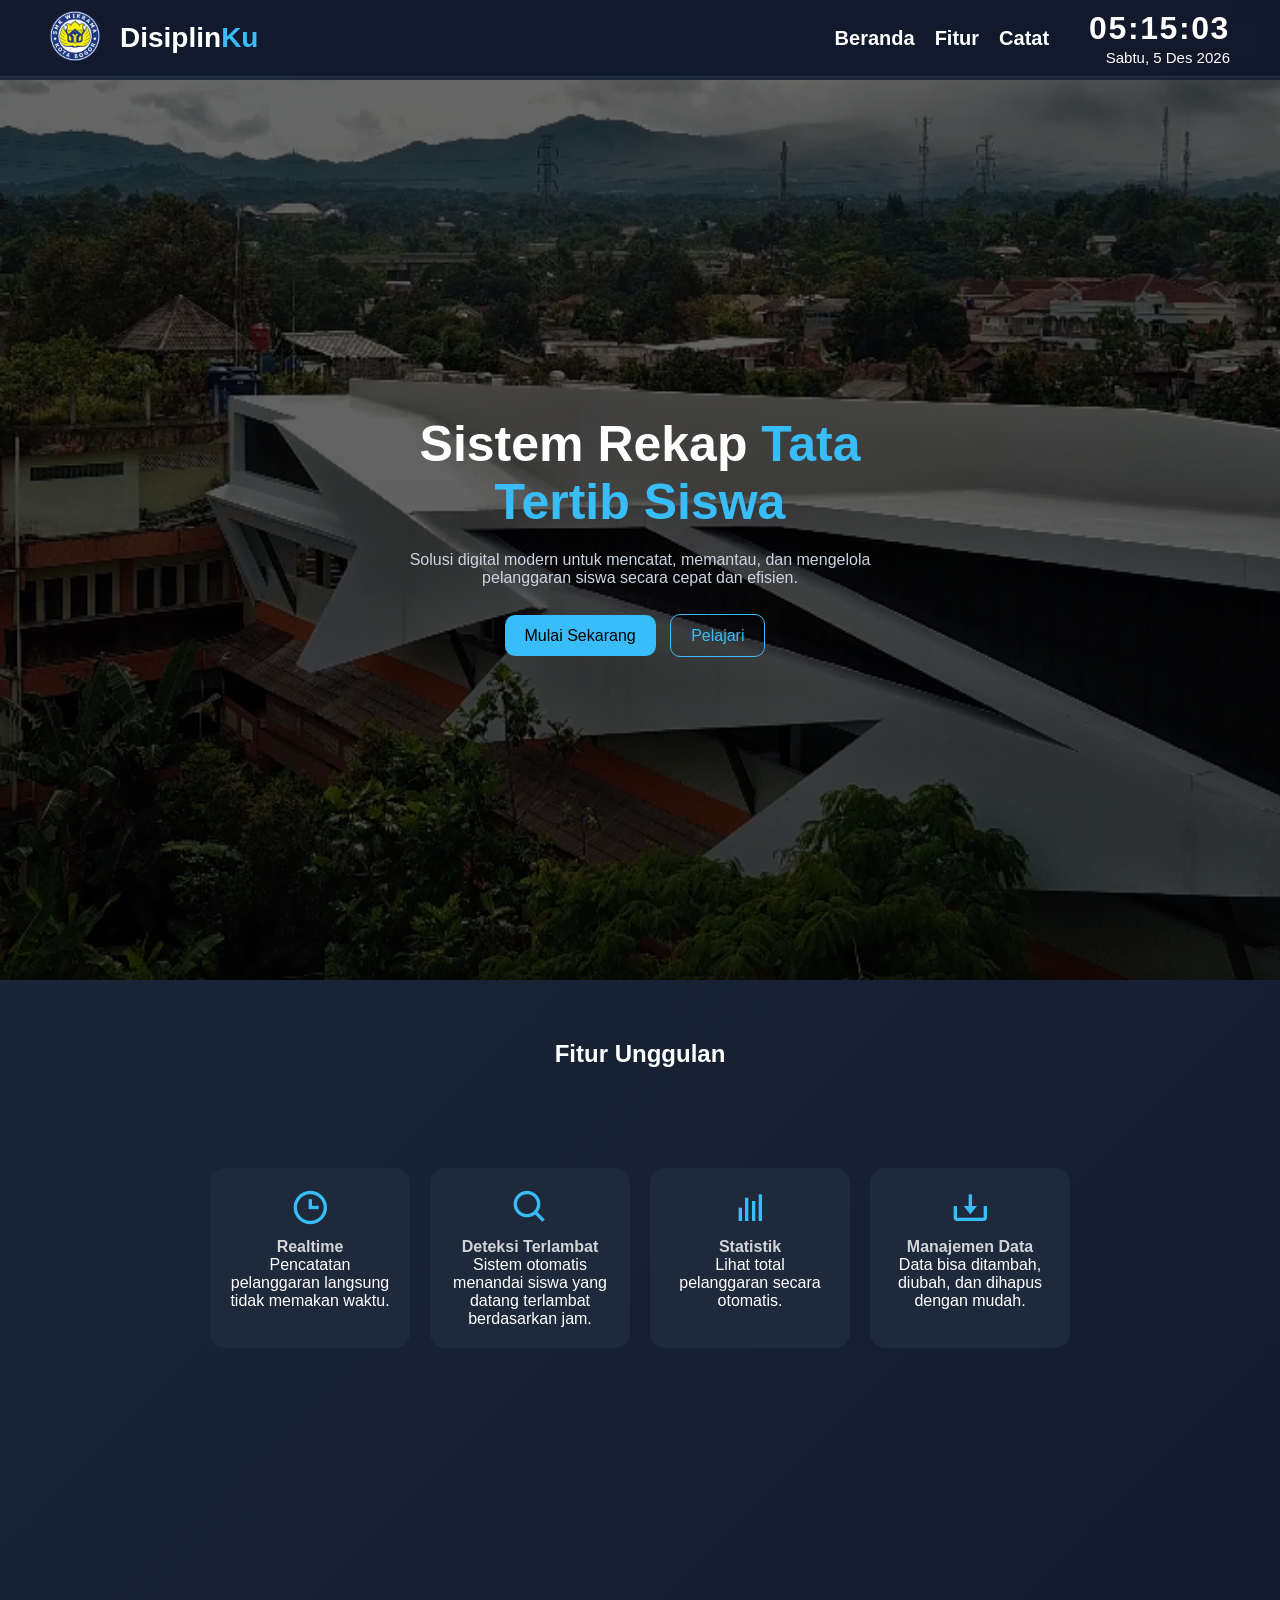
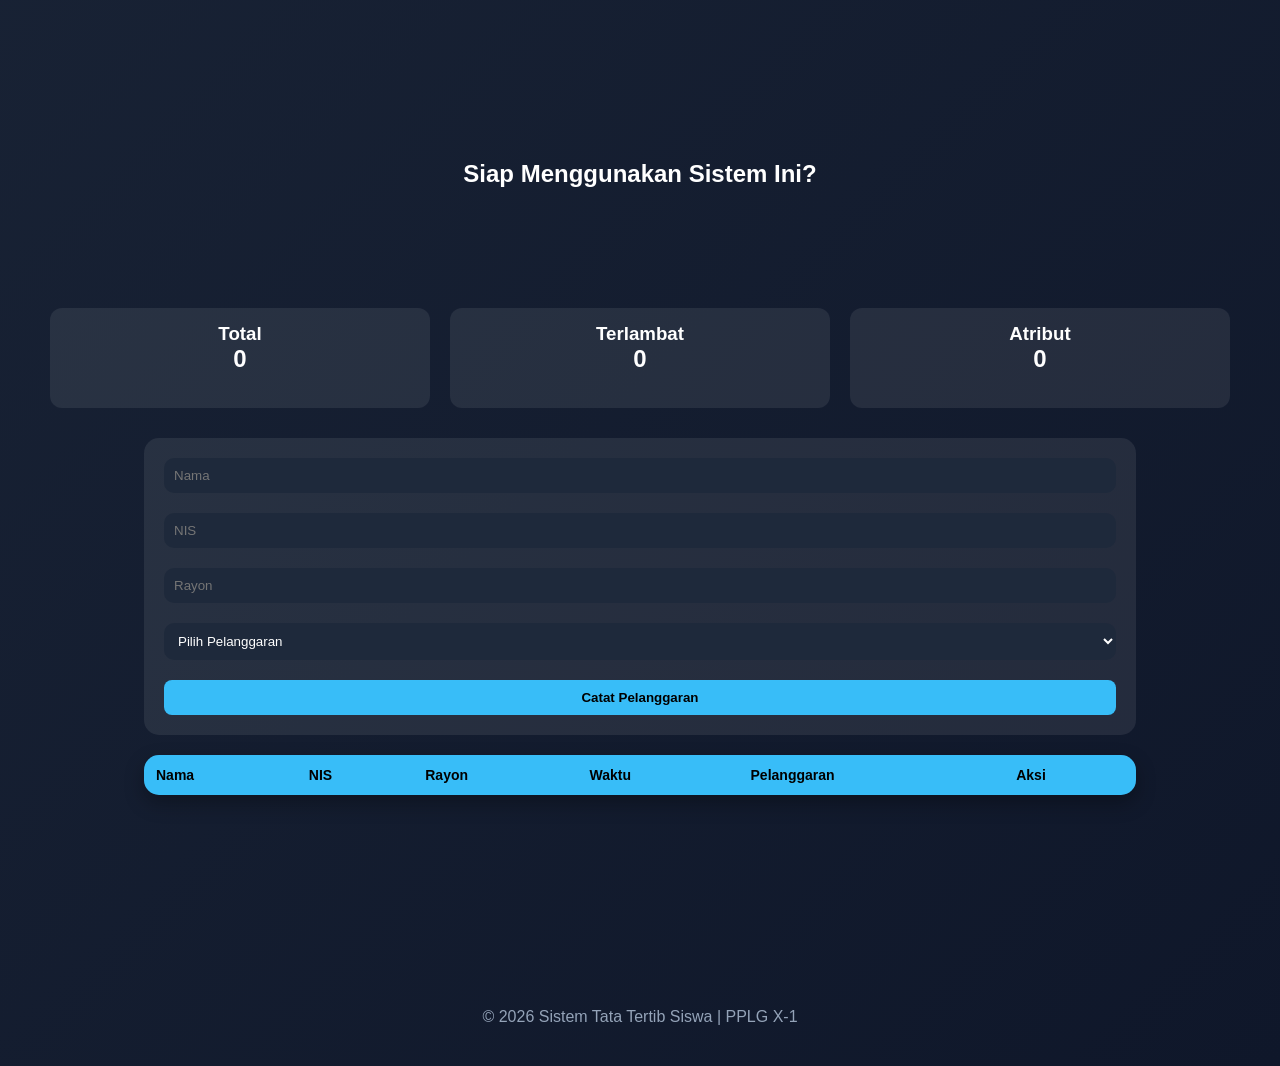
<file: index.html>
<!DOCTYPE html>
<html lang="id">
<head>
  <meta charset="UTF-8">
  <meta name="viewport" content="width=device-width, initial-scale=1.0">
  <title>Sistem Tata Tertib</title>
  <link href='https://unpkg.com/boxicons@2.1.4/css/boxicons.min.css' rel='stylesheet'>
  <link rel="stylesheet" href="style.css">
</head>
<body>

<header class="navbar">
    <div class="hero-img">
        <img src="logo2.png" alt="Ilustrasi Sistem Tata Tertib">
    </div>
    <h2 class="logo">Disiplin<span>Ku</span></h2>
    <div class="nav-links">
        <a href="index.html">Beranda</a>
        <a href="#features">Fitur</a>
        <a href="#dashboard">Catat</a>
    </div>
    <div class="clock-box">
        <div class="clock" id="clock"></div>
        <div class="date-txt" id="date"></div>
    </div>
</header>

<section class="hero">
    <div class="hero-text">
        <h1>Sistem Rekap <span>Tata Tertib Siswa</span></h1>
        <p>Solusi digital modern untuk mencatat, memantau, dan mengelola pelanggaran siswa secara cepat dan efisien.</p>
        
        <div class="hero-btns">
        <a href="#dashboard" class="btn-primary">Mulai Sekarang</a>
        <a href="#features" class="btn-secondary">Pelajari</a>
        </div>
    </div>
</section>

<section class="features" id="features">
  <h2>Fitur Unggulan</h2>

    <div class="feature-box">
        <div class="card">
            <i class='bx bx-time'></i>
            <h3>Realtime</h3>
            <p>Pencatatan pelanggaran langsung tidak memakan waktu.</p>
        </div>

        <div class="card">
            <i class='bx bx-search'></i>
            <h3>Deteksi Terlambat</h3>
            <p>Sistem otomatis menandai siswa yang datang terlambat berdasarkan jam.</p>
        </div>

        <div class="card">
            <i class='bx bx-bar-chart'></i>
            <h3>Statistik</h3>
            <p>Lihat total pelanggaran secara otomatis.</p>
        </div>

        <div class="card">
            <i class='bx bx-download'></i>
            <h3>Manajemen Data</h3>
            <p>Data bisa ditambah, diubah, dan dihapus dengan mudah.</p>
        </div>
  </div>
</section>

<div class="cta">
  <h2>Siap Menggunakan Sistem Ini?</h2>
</div>

<section id="dashboard">
    <div class="cards">
        <div class="card1">
            <h3>Total</h3>
            <h2 id="total">0</h2>
        </div>

        <div class="card1">
            <h3>Terlambat</h3>
            <h2 id="telat">0</h2>
        </div>

        <div class="card1">
            <h3>Atribut</h3>
            <h2 id="atribut">0</h2>
        </div>
    </div>

    <div class="main">
        <div class="left">
            <div class="form-box">
                <input type="text" id="nama" placeholder="Nama">
                <input type="number" id="nis" placeholder="NIS">
                <input type="text" id="rayon" placeholder="Rayon">

                <select id="pelanggaran">
                    <option value="">Pilih Pelanggaran</option>
                    <option value="Tidak beratribut sesuai">Tidak beratribut sesuai</option>
                    <option value="Rambut Panjang">Rambut Panjang</option>
                    <option value="Menggunakan/membawa makeup">Menggunakan/Membawa Makeup</option>
                </select>

                <button id="btnTambah">Catat Pelanggaran</button>
            </div>
        </div>

        <div class="right">    
            <table>
                <thead>
                <tr>
                    <th>Nama</th>
                    <th>NIS</th>
                    <th>Rayon</th>
                    <th>Waktu</th>
                    <th>Pelanggaran</th>
                    <th>Aksi</th>
                </tr>
                </thead>
                <tbody id="tabel"></tbody>
            </table>
        </div>
    </div>
</section>

<footer>
  <p>© 2026 Sistem Tata Tertib Siswa | PPLG X-1</p>
</footer>

<script src="index.js"></script>
</body>
</html>
</file>
<file: style.css>
* {
    margin: 0;
    padding: 0;
    font-family: 'Segoe UI', sans-serif;
    box-sizing: border-box;
}

html{
    scroll-behavior: smooth;
}

body {
    font-family: 'Poppins', sans-serif;
    background: linear-gradient(135deg, #1e293b, #0f172a);
    padding-top: 80px;
    color: #fff;
}

section {
    min-height: 80vh;
    padding: 60px 20px;
}

.navbar {
    display: flex;
    align-items: center;
    padding: 10px 50px;
    position: fixed;
    top: 0;
    left: 0;
    width: 100%;
    z-index: 1000;
    background: rgba(15, 23, 42, 0.8);
    backdrop-filter: blur(10px);
    border-bottom: 1px solid rgba(255,255,255,0.1);
}

.nav-links {
    margin-left: auto;
    display: flex;
    gap: 20px;
}

.nav-links a {
    color: white;
    text-decoration: none;
    font-weight: bold;
    font-size: 20px;
}

.clock-box {
    margin-left: 40px;
    text-align: right;
}

.clock { 
    font-size:32px; 
    font-weight:700; 
    letter-spacing:.05em; 
}

.date-txt { 
    font-size:15px; 
    margin-top:2px; 
}

.logo {
    font-size: 28px;
}

.logo span {
    color: #38bdf8;
}

.hero {
    display: flex;
    align-items: center;
    justify-content: center;
    padding: 80px;

    background: linear-gradient(rgba(0, 0, 0, 0.601), rgba(0, 0, 0, 0.64)), url("gedung.png");
    background-size: cover;
    background-position: center;
    min-height: 100vh; 

}

.hero-text {
    max-width: 500px;
    text-align: center;
}

.hero-text h1 {
    font-size: 50px;
    margin-bottom: 20px;
}

.hero-text span {
    color: #38bdf8;
}

.hero-text p {
    margin-bottom: 40px;
    color: #cbd5e1;
}

.hero-btns a {
    margin-right: 10px;
}

.btn-primary {
    padding: 12px 20px;
    background: #38bdf8;
    border-radius: 10px;
    text-decoration: none;
    color: black;
}

.btn-secondary {
    padding: 12px 20px;
    border: 1px solid #38bdf8;
    border-radius: 10px;
    text-decoration: none;
    color: #38bdf8;
}

.hero-img {
    margin-right: 20px;
}

.hero-img img {
    width: 50px;
    
}

.features {
    text-align: center;
    padding: 60px;
}

.feature-box {
    display: flex;
    justify-content: center;
    gap: 20px;
    margin-top: 100px;
}

.card {
    background: #1e293b;
    padding: 20px;
    border-radius: 15px;
    width: 200px;
    transition: 0.3s;
}

.card:hover {
    transform: translateY(-5px);
}

.card i {
    font-size: 40px;
    color: #38bdf8;
    margin-bottom: 10px;
}

.cta {
    text-align: center;
    padding: 60px;
}

.card h3 {
    font-size: 16px;
    opacity: 0.8;
}

.card h2 {
    font-size: 28px;
    margin-top: 10px;
    color: #38bdf8;
}

.cards {
    display: flex;
    justify-content: center;
    gap: 20px;
    margin-bottom: 30px;
}

.card1 {
    background: rgba(255, 255, 255, 0.08);
    padding: 15px;
    border-radius: 12px;
    text-align: center;
    width: 380px;
    height: 100px;
}

.form-box {
    background: rgba(255, 255, 255, 0.08);
    padding: 20px;
    border-radius: 15px;
    display: flex;
    flex-direction: column;
    gap: 20px;
    width: 80%;
    margin: 20px auto;
}

.form-box input,
.form-box select,
#btnTambah {
    width: 100%;
}

.form-box input,
.form-box select {
    min-width: 150px;
    padding: 10px;
    border-radius: 10px;
    border: none;
    outline: none;
    background: #1e293b;
    color: #fff;
    transition: 0.2s;
}

.form-box input:focus,
.form-box select:focus {
    border: 1px solid #38bdf8;
    background: #0f172a;
}

#btnTambah {
    background: #38bdf8;
    border: none;
    padding: 10px;
    border-radius: 8px;
    color: #000;
    cursor: pointer;
    font-weight: bold;
    transition: 0.2s;
}

#btnTambah:hover {
    background: #1a93cb;
    transform: none;
}

table {
    border-collapse: collapse;
    background: rgba(255,255,255,0.05);
    border-radius: 15px;
    overflow: hidden;
    box-shadow: 0 8px 20px rgba(0,0,0,0.3);
    width: 80%;
    margin: 20px auto;
}

thead {
    background: #38bdf8;
    color: #000;
}

thead th {
    padding: 12px;
    text-align: left;
    font-size: 14px;
}

tbody tr {
    transition: 0.2s;
}

tbody tr:hover {
    background: rgba(255,255,255,0.1);
}

tbody td {
    padding: 12px;
    border-bottom: 1px solid rgba(255,255,255,0.1);
}

button.hapus {
    background: #ef4444;
    border: none;
    padding: 6px 10px;
    border-radius: 8px;
    color: #ffffff;
    cursor: pointer;
}

button.hapus:hover {
    background: #dc2626;
}

footer {
    text-align: center;
    padding: 40px;
    color: #94a3b8;
}

@media (max-width: 768px) {

    .navbar {
        flex-direction: column;
        align-items: center;
        padding: 10px;
        gap: 10px;
    }

    .hero-img {
        display: none; /* biar ga penuh */
    }

    .logo {
        font-size: 22px;
    }

    .nav-links {
        width: 100%;
        display: flex;
        justify-content: center;
        gap: 15px;
        flex-wrap: wrap;
    }

    .nav-links a {
        font-size: 14px;
        padding: 6px 10px;
        background: rgba(255,255,255,0.08);
        border-radius: 8px;
    }

    .clock-box {
        text-align: center;
        margin: 5px 0;
    }

    .clock {
        font-size: 18px;
    }

    .date-txt {
        font-size: 12px;
    }

    .feature-box {
        flex-direction: column;
        align-items: center;
    }

    .card {
        width: 90%;
    }

    .cards {
        flex-direction: column;
        align-items: center;
    }

    .card1 {
        width: 90%;
    }

    .main {
        flex-direction: column;
    }

    .form-box {
        width: 100%;
    }

    table {
        font-size: 12px;
    }

    thead {
        display: none;
    }

    table, tbody, tr, td {
        display: block;
        width: 100%;
    }

    tbody tr {
        margin-bottom: 15px;
        background: rgba(255,255,255,0.05);
        padding: 10px;
        border-radius: 10px;
    }

    tbody td {
        padding: 8px;
        text-align: right;
        position: relative;
    }

    tbody td::before {
        content: attr(data-label);
        position: absolute;
        left: 10px;
        font-weight: bold;
        color: #38bdf8;
    }
}
</file>
